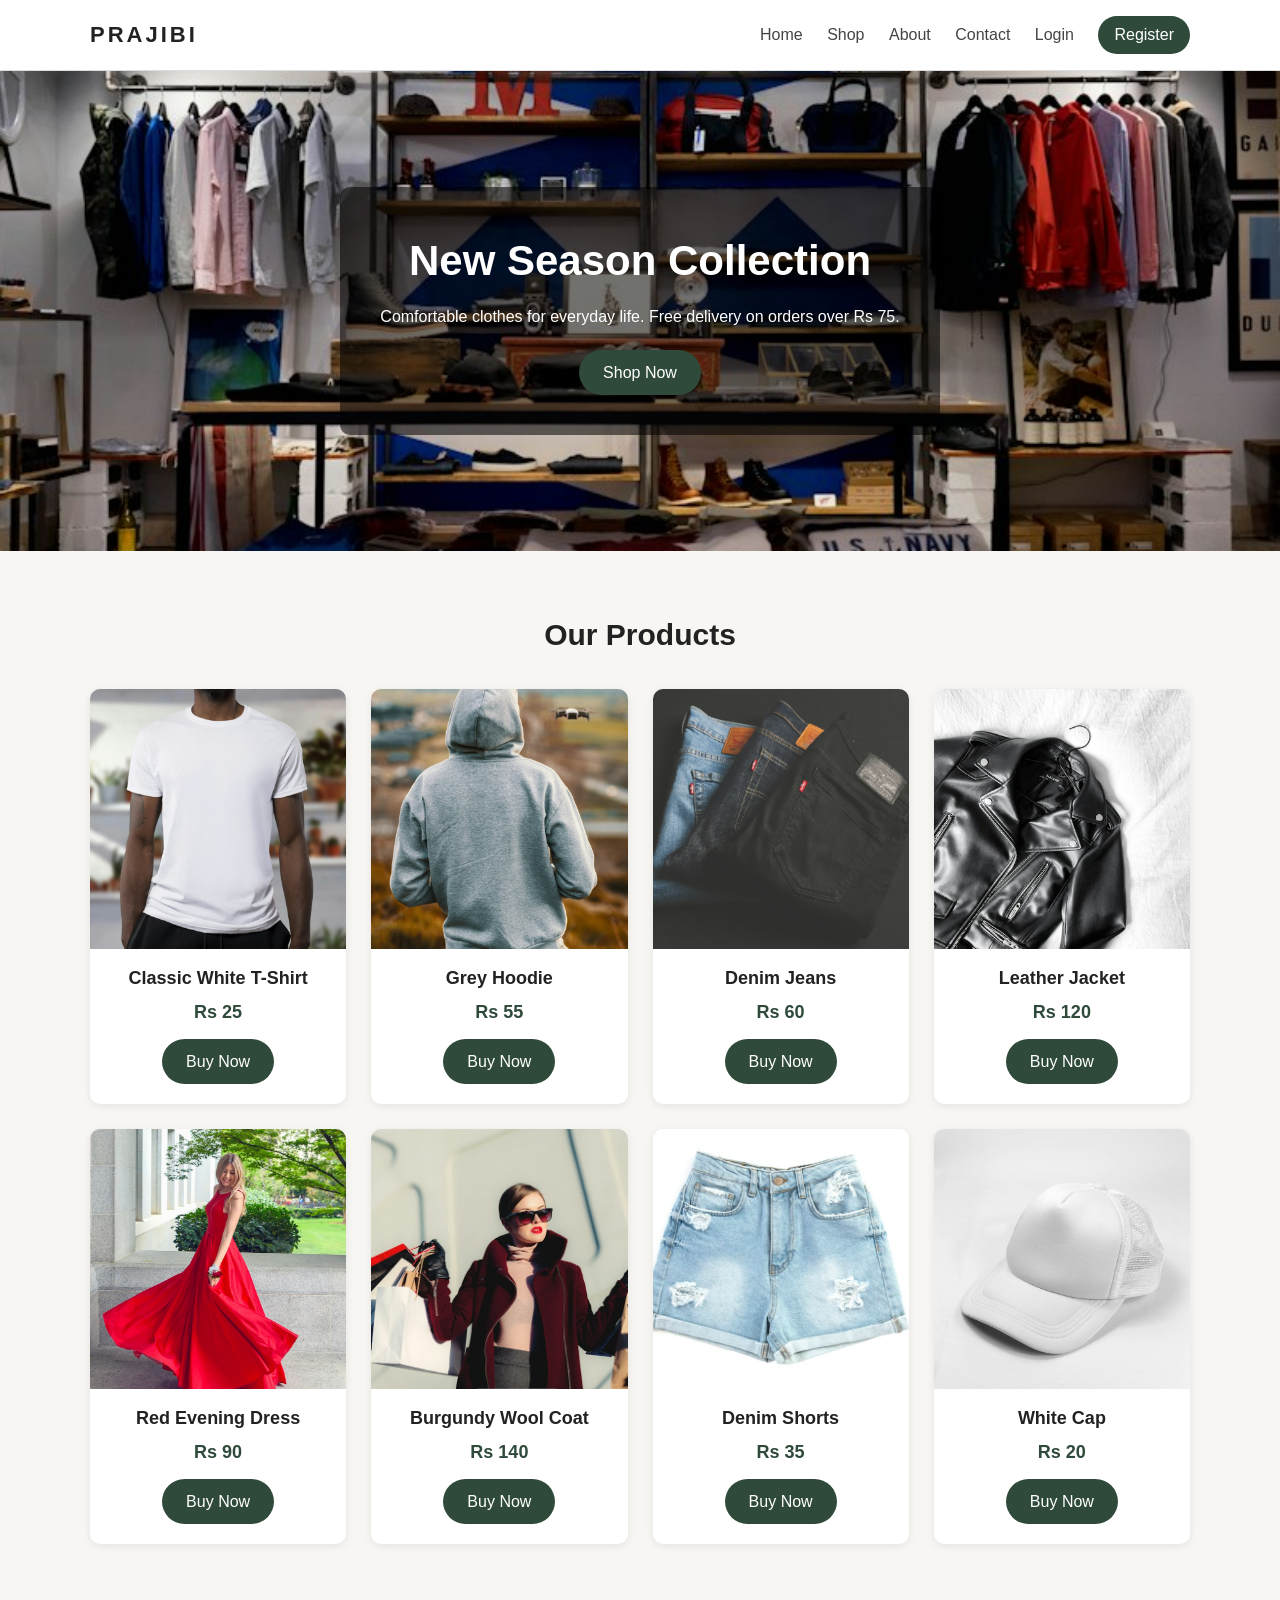
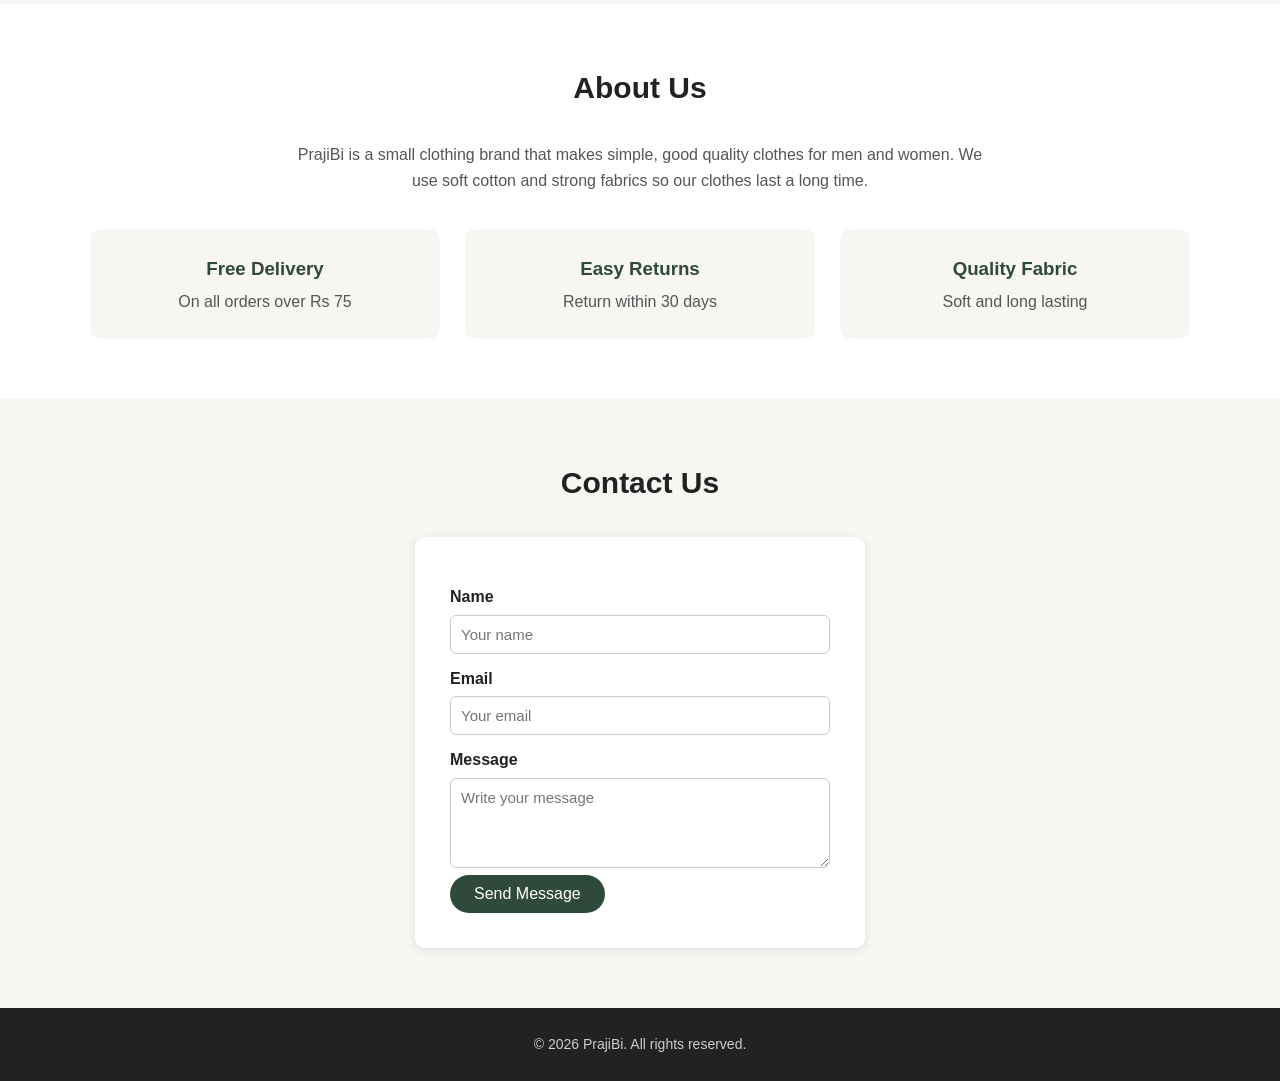
<file: index.html>
<!DOCTYPE html>
<html lang="en">
<head>
  <meta charset="UTF-8">
  <meta name="viewport" content="width=device-width, initial-scale=1.0">
  <title>PrajiBi - Clothing Store</title>
  <link rel="stylesheet" href="style.css">
</head>
<body>

  
  <header>
    <div class="container nav-bar">
      <a href="index.html" class="logo">PRAJIBI</a>
      <nav>
        <a href="index.html">Home</a>
        <a href="#shop">Shop</a>
        <a href="#about">About</a>
        <a href="#contact">Contact</a>
        <a href="login.html">Login</a>
        <a href="register.html" class="btn btn-small">Register</a>
      </nav>
    </div>
  </header>

  
  <section class="hero">
    <div class="hero-text">
      <h1>New Season Collection</h1>
      <p>Comfortable clothes for everyday life. Free delivery on orders over Rs 75.</p>
      <a href="#shop" class="btn">Shop Now</a>
    </div>
  </section>

  
  <section id="shop" class="container section">
    <h2 class="section-title">Our Products</h2>

    <div class="products">
      <div class="product">
        <img src="images/tshirt.jpg" alt="White cotton t-shirt">
        <h3>Classic White T-Shirt</h3>
        <p class="price">Rs 25</p>
        <a href="login.html" class="btn">Buy Now</a>
      </div>

      <div class="product">
        <img src="images/hoodie.jpg" alt="Grey hoodie">
        <h3>Grey Hoodie</h3>
        <p class="price">Rs 55</p>
        <a href="login.html" class="btn">Buy Now</a>
      </div>

      <div class="product">
        <img src="images/jeans.jpg" alt="Folded denim jeans">
        <h3>Denim Jeans</h3>
        <p class="price">Rs 60</p>
        <a href="login.html" class="btn">Buy Now</a>
      </div>

      <div class="product">
        <img src="images/jacket.jpg" alt="Black leather jacket">
        <h3>Leather Jacket</h3>
        <p class="price">Rs 120</p>
        <a href="login.html" class="btn">Buy Now</a>
      </div>

      <div class="product">
        <img src="images/dress.jpg" alt="Long red dress">
        <h3>Red Evening Dress</h3>
        <p class="price">Rs 90</p>
        <a href="login.html" class="btn">Buy Now</a>
      </div>

      <div class="product">
        <img src="images/coat.jpg" alt="Burgundy wool coat">
        <h3>Burgundy Wool Coat</h3>
        <p class="price">Rs 140</p>
        <a href="login.html" class="btn">Buy Now</a>
      </div>

      <div class="product">
        <img src="images/shorts.jpg" alt="Light blue denim shorts">
        <h3>Denim Shorts</h3>
        <p class="price">Rs 35</p>
        <a href="login.html" class="btn">Buy Now</a>
      </div>

      <div class="product">
        <img src="images/cap.jpg" alt="White cap">
        <h3>White Cap</h3>
        <p class="price">Rs 20</p>
        <a href="login.html" class="btn">Buy Now</a>
      </div>
    </div>
  </section>

  <!-- About -->
  <section id="about" class="about">
    <div class="container section">
      <h2 class="section-title">About Us</h2>
      <p>
        PrajiBi is a small clothing brand that makes simple, good quality clothes
        for men and women. We use soft cotton and strong fabrics so our clothes
        last a long time.
      </p>

      <div class="features">
        <div class="feature">
          <h3>Free Delivery</h3>
          <p>On all orders over Rs 75</p>
        </div>
        <div class="feature">
          <h3>Easy Returns</h3>
          <p>Return within 30 days</p>
        </div>
        <div class="feature">
          <h3>Quality Fabric</h3>
          <p>Soft and long lasting</p>
        </div>
      </div>
    </div>
  </section>


  <section id="contact" class="container section">
    <h2 class="section-title">Contact Us</h2>
    <form class="form-box" action="#">
      <label for="c-name">Name</label>
      <input type="text" id="c-name" name="name" placeholder="Your name" required>

      <label for="c-email">Email</label>
      <input type="email" id="c-email" name="email" placeholder="Your email" required>

      <label for="c-message">Message</label>
      <textarea id="c-message" name="message" rows="4" placeholder="Write your message" required></textarea>

      <button type="submit" class="btn">Send Message</button>
    </form>
  </section>

  
  <footer>
    <p>&copy; 2026 PrajiBi. All rights reserved.</p>
  </footer>

</body>
</html>
</file>
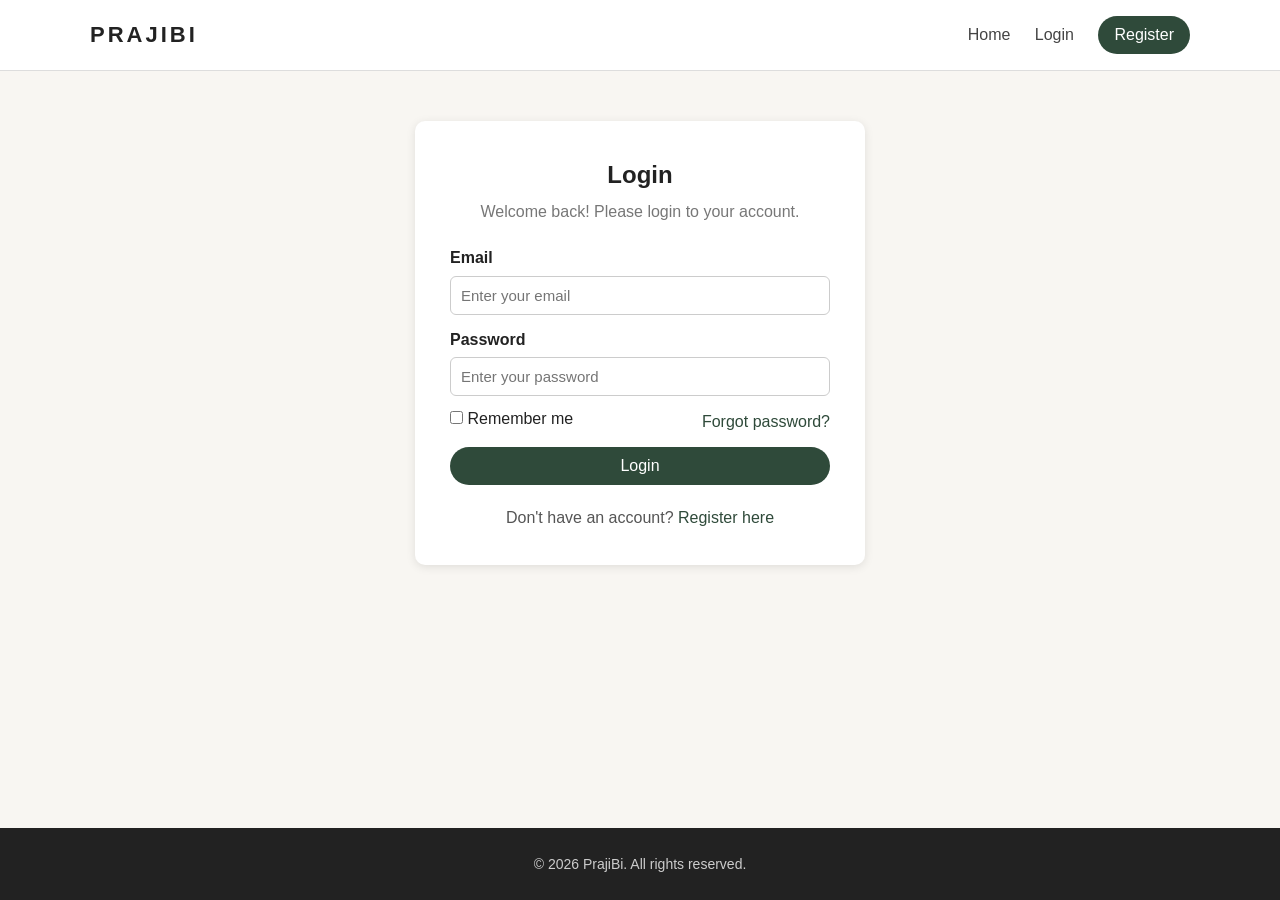
<file: login.html>
<!DOCTYPE html>
<html lang="en">
<head>
  <meta charset="UTF-8">
  <meta name="viewport" content="width=device-width, initial-scale=1.0">
  <title>Login - PrajiBi</title>
  <link rel="stylesheet" href="style.css">
</head>
<body class="auth-page">

  
  <header>
    <div class="container nav-bar">
      <a href="index.html" class="logo">PRAJIBI</a>
      <nav>
        <a href="index.html">Home</a>
        <a href="login.html">Login</a>
        <a href="register.html" class="btn btn-small">Register</a>
      </nav>
    </div>
  </header>

  
  <main class="auth-container">
    <form class="form-box" action="#">
      <h2>Login</h2>
      <p class="form-subtitle">Welcome back! Please login to your account.</p>

      <label for="email">Email</label>
      <input type="email" id="email" name="email" placeholder="Enter your email" required>

      <label for="password">Password</label>
      <input type="password" id="password" name="password" placeholder="Enter your password" required>

      <div class="form-row">
        <label class="checkbox">
          <input type="checkbox" name="remember"> Remember me
        </label>
        <a href="#">Forgot password?</a>
      </div>

      <button type="submit" class="btn btn-full">Login</button>

      <p class="form-footer">Don't have an account? <a href="register.html">Register here</a></p>
    </form>
  </main>


  <footer>
    <p>&copy; 2026 PrajiBi. All rights reserved.</p>
  </footer>

</body>
</html>
</file>
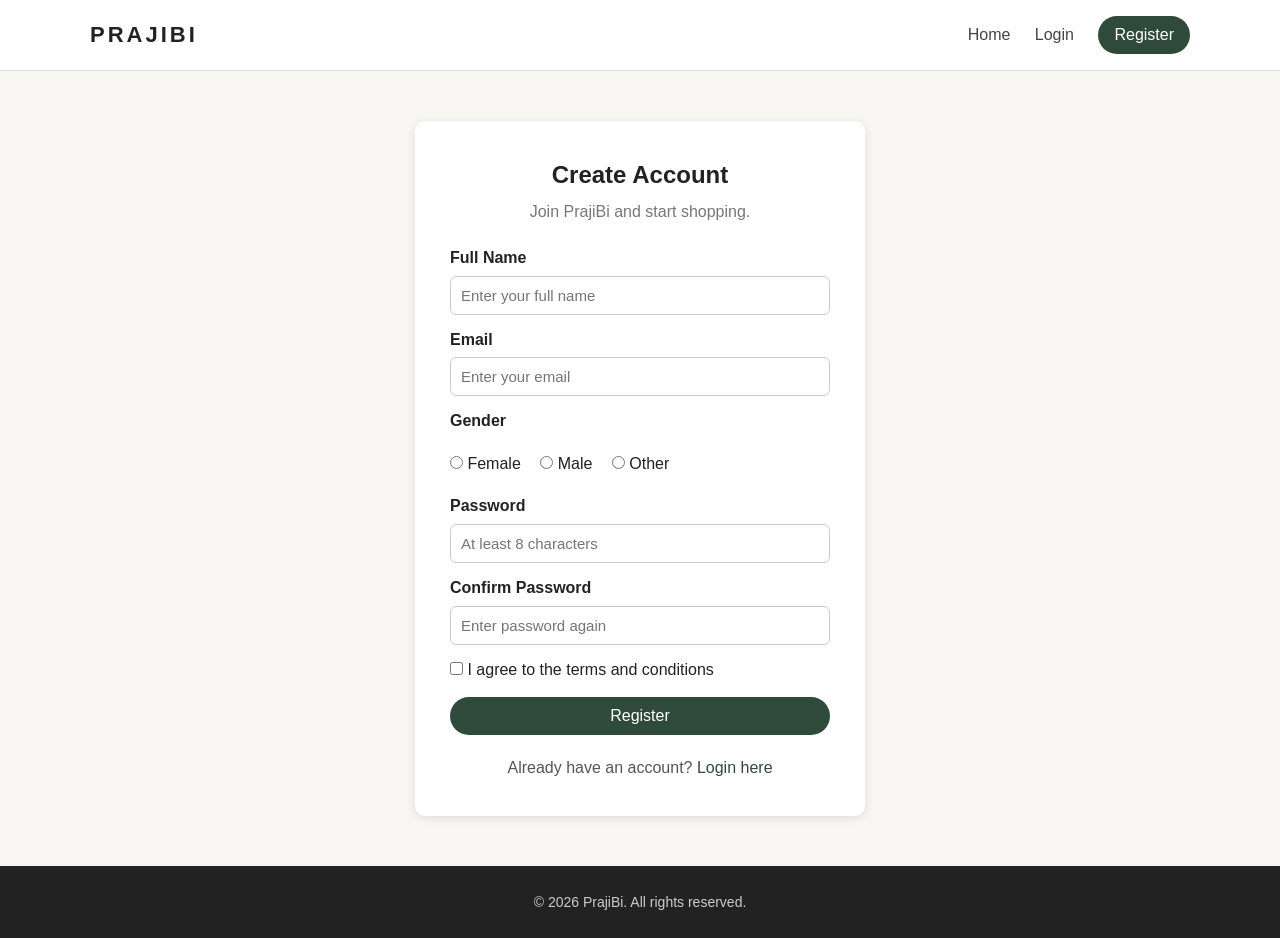
<file: register.html>
<!DOCTYPE html>
<html lang="en">
<head>
  <meta charset="UTF-8">
  <meta name="viewport" content="width=device-width, initial-scale=1.0">
  <title>Register - PrajiBi</title>
  <link rel="stylesheet" href="style.css">
</head>
<body class="auth-page">

  
  <header>
    <div class="container nav-bar">
      <a href="index.html" class="logo">PRAJIBI</a>
      <nav>
        <a href="index.html">Home</a>
        <a href="login.html">Login</a>
        <a href="register.html" class="btn btn-small">Register</a>
      </nav>
    </div>
  </header>

  
  <main class="auth-container">
    <form class="form-box" action="#">
      <h2>Create Account</h2>
      <p class="form-subtitle">Join PrajiBi and start shopping.</p>

      <label for="fullname">Full Name</label>
      <input type="text" id="fullname" name="fullname" placeholder="Enter your full name" required>

      <label for="email">Email</label>
      <input type="email" id="email" name="email" placeholder="Enter your email" required>

    
      <label>Gender</label>
      <div class="radio-group">
        <label class="checkbox"><input type="radio" name="gender" value="female"> Female</label>
        <label class="checkbox"><input type="radio" name="gender" value="male"> Male</label>
        <label class="checkbox"><input type="radio" name="gender" value="other"> Other</label>
      </div>

      <label for="password">Password</label>
      <input type="password" id="password" name="password" placeholder="At least 8 characters" minlength="8" required>

      <label for="confirm">Confirm Password</label>
      <input type="password" id="confirm" name="confirm" placeholder="Enter password again" minlength="8" required>

      <label class="checkbox">
        <input type="checkbox" name="terms" required> I agree to the terms and conditions
      </label>

      <button type="submit" class="btn btn-full">Register</button>

      <p class="form-footer">Already have an account? <a href="login.html">Login here</a></p>
    </form>
  </main>

  
  <footer>
    <p>&copy; 2026 PrajiBi. All rights reserved.</p>
  </footer>

</body>
</html>
</file>
<file: style.css>
* {
  margin: 0;
  padding: 0;
  box-sizing: border-box;
}

body {
  font-family: Arial, Helvetica, sans-serif;
  background-color: #f8f6f2;
  color: #222;
  line-height: 1.6;
}

a {
  color: #2f4a3a;
  text-decoration: none;
}

img {
  max-width: 100%;
  display: block;
}

.container {
  width: 90%;
  max-width: 1100px;
  margin: 0 auto;
}

.section {
  padding: 60px 0;
}

.section-title {
  text-align: center;
  font-size: 30px;
  margin-bottom: 30px;
}


.btn {
  display: inline-block;
  background-color: #2f4a3a;
  color: white;
  padding: 10px 24px;
  border: none;
  border-radius: 25px;
  font-size: 16px;
  cursor: pointer;
}

.btn:hover {
  background-color: #1e3327;
}

.btn-small {
  padding: 6px 16px;
  color: white !important;
}

.btn-full {
  width: 100%;
  margin-top: 10px;
}


header {
  background-color: white;
  border-bottom: 1px solid #ddd;
  position: sticky;
  top: 0;
}

.nav-bar {
  display: flex;
  justify-content: space-between;
  align-items: center;
  height: 70px;
}

.logo {
  font-size: 22px;
  font-weight: bold;
  letter-spacing: 3px;
  color: #222;
}

nav a {
  margin-left: 20px;
  color: #444;
}

nav a:hover {
  color: #2f4a3a;
}


.hero {
  background-image: url("images/hero.jpg");
  background-size: cover;
  background-position: center;
  height: 480px;
  display: flex;
  align-items: center;
  justify-content: center;
  text-align: center;
}

.hero-text {
  background-color: rgba(0, 0, 0, 0.55);
  color: white;
  padding: 40px;
  border-radius: 10px;
  max-width: 600px;
}

.hero-text h1 {
  font-size: 42px;
  margin-bottom: 10px;
}

.hero-text p {
  margin-bottom: 20px;
}


.products {
  display: grid;
  grid-template-columns: repeat(4, 1fr);
  gap: 25px;
}

.product {
  background-color: white;
  border-radius: 10px;
  overflow: hidden;
  text-align: center;
  padding-bottom: 20px;
  box-shadow: 0 2px 8px rgba(0, 0, 0, 0.08);
}

.product:hover {
  transform: translateY(-5px);
  transition: 0.3s;
}

.product img {
  width: 100%;
  height: 260px;
  object-fit: cover;
}

.product h3 {
  font-size: 18px;
  margin: 15px 10px 5px;
}

.price {
  color: #2f4a3a;
  font-weight: bold;
  font-size: 18px;
  margin-bottom: 12px;
}


.about {
  background-color: white;
}

.about p {
  text-align: center;
  max-width: 700px;
  margin: 0 auto;
  color: #555;
}

.features {
  display: flex;
  justify-content: center;
  gap: 25px;
  margin-top: 35px;
}

.feature {
  background-color: #f8f6f2;
  padding: 25px;
  border-radius: 10px;
  text-align: center;
  flex: 1;
}

.feature h3 {
  color: #2f4a3a;
  margin-bottom: 5px;
}

.form-box {
  background-color: white;
  max-width: 450px;
  margin: 0 auto;
  padding: 35px;
  border-radius: 10px;
  box-shadow: 0 2px 10px rgba(0, 0, 0, 0.1);
}

.form-box h2 {
  text-align: center;
  margin-bottom: 5px;
}

.form-subtitle {
  text-align: center;
  color: #777;
  margin-bottom: 20px;
}

.form-box label {
  display: block;
  font-weight: bold;
  margin-top: 12px;
  margin-bottom: 5px;
}

.form-box input[type="text"],
.form-box input[type="email"],
.form-box input[type="password"],
.form-box input[type="tel"],
.form-box textarea {
  width: 100%;
  padding: 10px;
  border: 1px solid #ccc;
  border-radius: 6px;
  font-size: 15px;
  font-family: inherit;
}

.form-box input:focus,
.form-box textarea:focus {
  border-color: #2f4a3a;
  outline: none;
}

.form-box .checkbox {
  font-weight: normal;
  display: inline-block;
  margin-right: 15px;
}

.form-row {
  display: flex;
  justify-content: space-between;
  align-items: center;
  margin-top: 10px;
}

.form-row .checkbox {
  margin-top: 0;
}

.form-footer {
  text-align: center;
  margin-top: 20px;
  color: #555;
}

.auth-page {
  display: flex;
  flex-direction: column;
  min-height: 100vh;
}

.auth-container {
  flex: 1;
  padding: 50px 0;
}

footer {
  background-color: #222;
  color: #ccc;
  text-align: center;
  padding: 25px;
  font-size: 14px;
}

@media (max-width: 900px) {
  .products {
    grid-template-columns: repeat(2, 1fr);
  }
}

@media (max-width: 600px) {
  .nav-bar {
    flex-direction: column;
    height: auto;
    padding: 15px 0;
  }

  nav a {
    margin: 0 8px;
  }

  .products {
    grid-template-columns: 1fr;
  }

  .features {
    flex-direction: column;
  }

  .hero-text h1 {
    font-size: 30px;
  }
}
</file>
